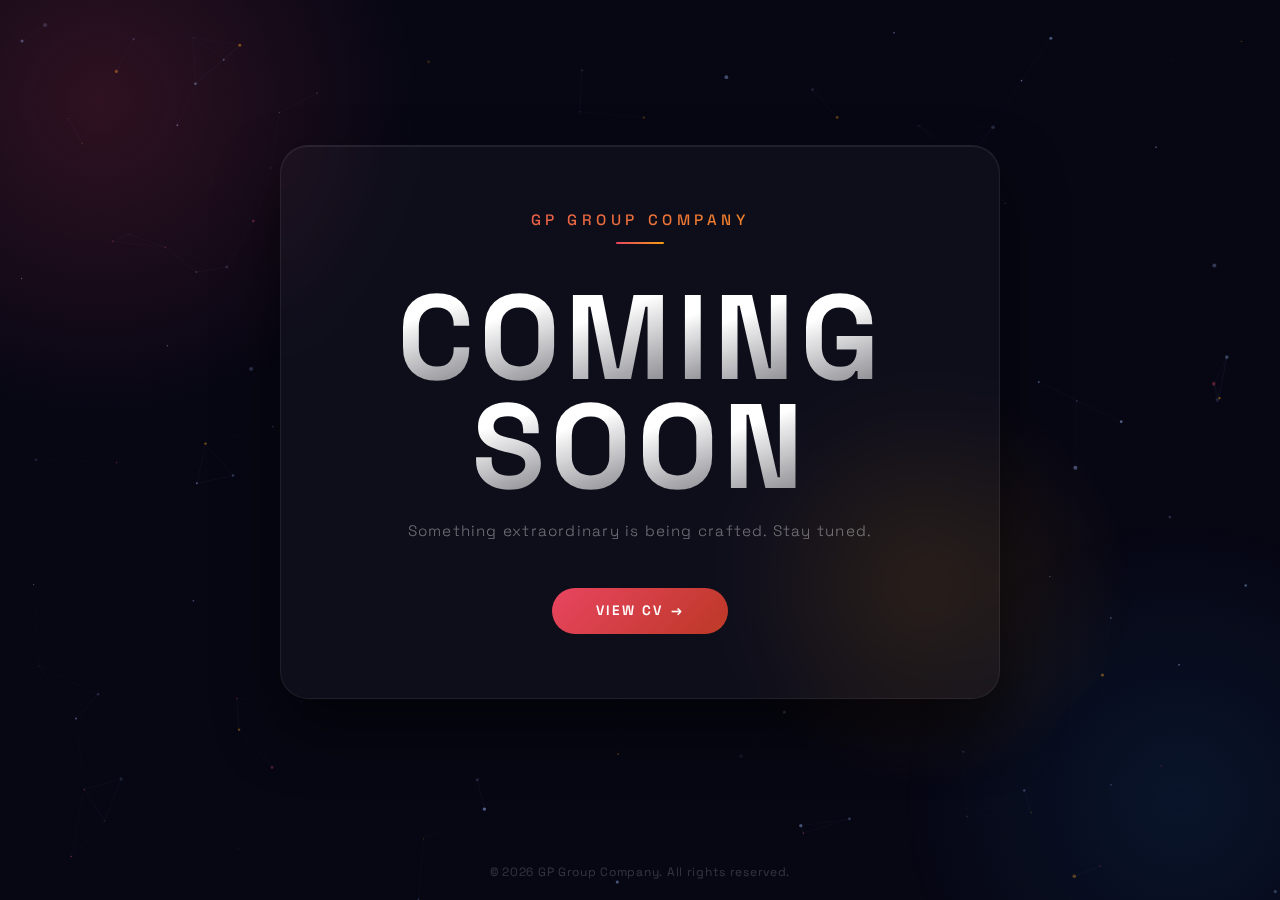
<file: index.html>
<!DOCTYPE html>
<html lang="en">

<head>
    <meta charset="UTF-8">
    <meta name="viewport" content="width=device-width, initial-scale=1.0">
    <meta name="robots" content="noindex, nofollow, noarchive, nosnippet, noimageindex" />
    <meta name="googlebot" content="noindex, nofollow" />
    <meta name="description" content="GP Group Company - Coming Soon">
    <title>GP Group Company | Coming Soon</title>
    <!-- Security meta tags -->
    <meta http-equiv="X-Frame-Options" content="DENY" />
    <meta http-equiv="X-Content-Type-Options" content="nosniff" />
    <meta name="referrer" content="strict-origin-when-cross-origin" />
    <!-- Google tag (gtag.js) -->
    <script async src="https://www.googletagmanager.com/gtag/js?id=G-MW3W0Y3PQT"></script>
    <script>
        window.dataLayer = window.dataLayer || [];
        function gtag() { dataLayer.push(arguments); }
        gtag('js', new Date());
        gtag('config', 'G-MW3W0Y3PQT');
    </script>
    <link rel="stylesheet" href="css/style.css">
    <link rel="preconnect" href="https://fonts.googleapis.com">
    <link rel="preconnect" href="https://fonts.gstatic.com" crossorigin>
    <link href="https://fonts.googleapis.com/css2?family=Space+Grotesk:wght@300;400;500;600;700&display=swap" rel="stylesheet">
</head>

<body>
    <!-- Animated particle canvas background -->
    <canvas id="particles-canvas"></canvas>

    <!-- Ambient glow orbs -->
    <div class="orb orb-1"></div>
    <div class="orb orb-2"></div>
    <div class="orb orb-3"></div>

    <!-- Main content -->
    <main class="main-wrapper">
        <div class="glass-card">

            <!-- Brand -->
            <div class="brand">
                <p class="brand-name">GP Group Company</p>
                <div class="brand-line"></div>
            </div>

            <!-- Coming Soon heading with staggered letter animation -->
            <div class="cs-heading" aria-label="Coming Soon">
                <div class="cs-row">
                    <span style="--i:1">C</span><span style="--i:2">O</span><span style="--i:3">M</span><span
                        style="--i:4">I</span><span style="--i:5">N</span><span style="--i:6">G</span>
                </div>
                <div class="cs-row">
                    <span style="--i:7">S</span><span style="--i:8">O</span><span style="--i:9">O</span><span
                        style="--i:10">N</span>
                </div>
            </div>

            <p class="tagline">Something extraordinary is being crafted. Stay tuned.</p>

<a href="cv.html" class="cv-btn">View CV <span class="arrow">&rarr;</span></a>

        </div>
    </main>

    <footer class="site-footer">
        <p>&copy; 2026 GP Group Company. All rights reserved.</p>
    </footer>

    <script>
        // ========== PARTICLE CANVAS ==========
        (function () {
            const canvas = document.getElementById('particles-canvas');
            const ctx = canvas.getContext('2d');
            let particles = [];
            let raf;

            function resize() {
                canvas.width = window.innerWidth;
                canvas.height = window.innerHeight;
            }

            class Particle {
                constructor() { this.init(); }
                init() {
                    this.x = Math.random() * canvas.width;
                    this.y = Math.random() * canvas.height;
                    this.vx = (Math.random() - 0.5) * 0.5;
                    this.vy = (Math.random() - 0.5) * 0.5;
                    this.r = Math.random() * 1.5 + 0.5;
                    this.alpha = Math.random() * 0.4 + 0.1;
                    const t = Math.random();
                    if (t < 0.12)      this.hue = '233,69,96';    // red accent
                    else if (t < 0.22) this.hue = '243,156,18';   // orange accent
                    else               this.hue = '160,190,255';   // blue-white
                }
                update() {
                    this.x += this.vx;
                    this.y += this.vy;
                    if (this.x < 0 || this.x > canvas.width)  this.vx *= -1;
                    if (this.y < 0 || this.y > canvas.height) this.vy *= -1;
                }
                draw() {
                    ctx.beginPath();
                    ctx.arc(this.x, this.y, this.r, 0, Math.PI * 2);
                    ctx.fillStyle = 'rgba(' + this.hue + ',' + this.alpha + ')';
                    ctx.fill();
                }
            }

            function initParticles() {
                resize();
                const count = Math.max(60, Math.min(130, Math.floor(canvas.width * canvas.height / 8000)));
                particles = Array.from({ length: count }, () => new Particle());
            }

            function connectParticles() {
                const maxD = 110;
                for (let i = 0; i < particles.length; i++) {
                    for (let j = i + 1; j < particles.length; j++) {
                        const dx = particles[i].x - particles[j].x;
                        const dy = particles[i].y - particles[j].y;
                        const d = Math.sqrt(dx * dx + dy * dy);
                        if (d < maxD) {
                            ctx.beginPath();
                            ctx.moveTo(particles[i].x, particles[i].y);
                            ctx.lineTo(particles[j].x, particles[j].y);
                            ctx.strokeStyle = 'rgba(160,190,255,' + ((1 - d / maxD) * 0.12) + ')';
                            ctx.lineWidth = 0.5;
                            ctx.stroke();
                        }
                    }
                }
            }

            function loop() {
                ctx.clearRect(0, 0, canvas.width, canvas.height);
                particles.forEach(function (p) { p.update(); p.draw(); });
                connectParticles();
                raf = requestAnimationFrame(loop);
            }

            window.addEventListener('resize', function () {
                cancelAnimationFrame(raf);
                initParticles();
                loop();
            });

            initParticles();
            loop();
        })();

    </script>
</body>

</html>
</file>
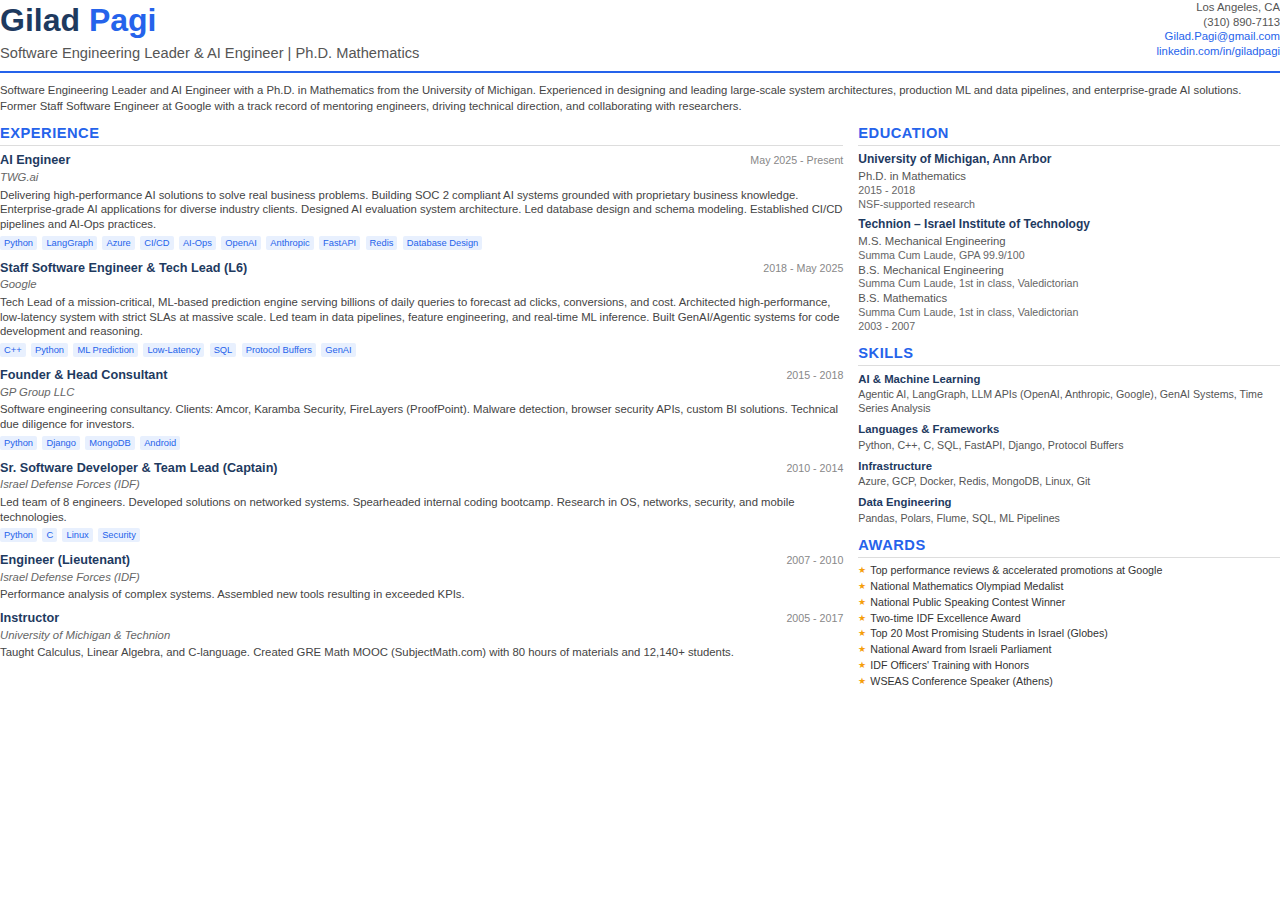
<file: cv-print.html>
<!DOCTYPE html>
<html lang="en">

<head>
    <meta charset="UTF-8">
    <meta name="viewport" content="width=device-width, initial-scale=1.0">
    <title>Gilad Pagi - CV</title>
    <style>
        @page {
            size: letter;
            margin: 0.4in;
            margin-top: 0.3in;
            margin-bottom: 0.3in;
        }

        @page :first {
            margin-top: 0.4in;
        }

        * {
            margin: 0;
            padding: 0;
            box-sizing: border-box;
        }

        body {
            font-family: 'Helvetica Neue', Arial, sans-serif;
            font-size: 9pt;
            line-height: 1.3;
            color: #333;
            background: white;
        }

        .container {
            max-width: 100%;
        }

        /* Header */
        .header {
            display: flex;
            justify-content: space-between;
            align-items: flex-start;
            border-bottom: 2px solid #2563eb;
            padding-bottom: 8px;
            margin-bottom: 10px;
        }

        .header-left h1 {
            font-size: 24pt;
            font-weight: 700;
            color: #1e3a5f;
            margin-bottom: 2px;
        }

        .header-left h1 span {
            color: #2563eb;
        }

        .header-left .title {
            font-size: 11pt;
            color: #555;
            font-weight: 500;
        }

        .header-right {
            text-align: right;
            font-size: 8.5pt;
            color: #555;
        }

        .header-right a {
            color: #2563eb;
            text-decoration: none;
        }

        /* Two Column Layout */
        .content {
            display: flex;
            gap: 15px;
        }

        .main-column {
            flex: 2;
        }

        .side-column {
            flex: 1;
        }

        /* Section Styling */
        section {
            margin-bottom: 10px;
        }

        h2 {
            font-size: 11pt;
            color: #2563eb;
            border-bottom: 1px solid #ddd;
            padding-bottom: 2px;
            margin-bottom: 6px;
            text-transform: uppercase;
            letter-spacing: 0.5px;
        }

        h3 {
            font-size: 9.5pt;
            font-weight: 600;
            color: #1e3a5f;
            margin-bottom: 1px;
        }

        .job {
            margin-bottom: 8px;
        }

        .job-header {
            display: flex;
            justify-content: space-between;
            align-items: baseline;
        }

        .company {
            font-size: 8.5pt;
            color: #666;
            font-style: italic;
        }

        .date {
            font-size: 8pt;
            color: #888;
            white-space: nowrap;
        }

        .job p {
            font-size: 8.5pt;
            margin-top: 2px;
            color: #444;
        }

        .tech-tags {
            margin-top: 3px;
        }

        .tech-tag {
            display: inline-block;
            background: #e8f0fe;
            color: #2563eb;
            font-size: 7pt;
            padding: 1px 4px;
            border-radius: 2px;
            margin-right: 2px;
            margin-bottom: 2px;
        }

        /* Education */
        .edu-item {
            margin-bottom: 6px;
        }

        .edu-item h3 {
            font-size: 9pt;
        }

        .edu-item .degree {
            font-size: 8.5pt;
            color: #555;
        }

        .edu-item .details {
            font-size: 8pt;
            color: #666;
        }

        /* Skills */
        .skill-category {
            margin-bottom: 6px;
        }

        .skill-category h4 {
            font-size: 8.5pt;
            color: #1e3a5f;
            margin-bottom: 2px;
        }

        .skill-list {
            font-size: 8pt;
            color: #555;
        }

        /* Awards */
        .awards ul {
            list-style: none;
            padding-left: 0;
        }

        .awards li {
            font-size: 8pt;
            margin-bottom: 2px;
            padding-left: 12px;
            position: relative;
        }

        .awards li::before {
            content: "★";
            position: absolute;
            left: 0;
            color: #f59e0b;
            font-size: 7pt;
        }

        /* Summary */
        .summary {
            font-size: 8.5pt;
            color: #444;
            margin-bottom: 10px;
            line-height: 1.4;
        }

        @media print {
            body {
                -webkit-print-color-adjust: exact;
                print-color-adjust: exact;
            }
        }
    </style>
</head>

<body>
    <div class="container">
        <!-- Header -->
        <div class="header">
            <div class="header-left">
                <h1>Gilad <span>Pagi</span></h1>
                <div class="title">Software Engineering Leader & AI Engineer | Ph.D. Mathematics</div>
            </div>
            <div class="header-right">
                Los Angeles, CA<br>
                <span id="phone"></span><br>
                <a href="#" id="email-link"><span id="email"></span></a><br>
                <a href="https://www.linkedin.com/in/giladpagi/" rel="noopener noreferrer">linkedin.com/in/giladpagi</a>
            </div>
            <script>
                (function () {
                    var e = 'Gilad.Pagi', d = 'gmail.com', p = '(310) 890-7113';
                    document.getElementById('email').textContent = e + '@' + d;
                    document.getElementById('email-link').href = 'mailto:' + e + '@' + d;
                    document.getElementById('phone').textContent = p;
                })();
            </script>
        </div>

        <!-- Summary -->
        <p class="summary">
            Software Engineering Leader and AI Engineer with a Ph.D. in Mathematics from the University of Michigan.
            Experienced in designing and leading large-scale system architectures, production ML and data pipelines,
            and enterprise-grade AI solutions. Former Staff Software Engineer at Google with a track record of
            mentoring engineers, driving technical direction, and collaborating with researchers.
        </p>

        <!-- Two Column Layout -->
        <div class="content">
            <!-- Main Column -->
            <div class="main-column">
                <section>
                    <h2>Experience</h2>

                    <div class="job">
                        <div class="job-header">
                            <div>
                                <h3>AI Engineer</h3>
                                <span class="company">TWG.ai</span>
                            </div>
                            <span class="date">May 2025 - Present</span>
                        </div>
                        <p>Delivering high-performance AI solutions to solve real business problems. Building SOC 2
                            compliant AI systems grounded with proprietary business knowledge. Enterprise-grade AI
                            applications for diverse industry clients. Designed AI evaluation system architecture.
                            Led database design and schema modeling. Established CI/CD pipelines and AI-Ops practices.
                        </p>
                        <div class="tech-tags">
                            <span class="tech-tag">Python</span>
                            <span class="tech-tag">LangGraph</span>
                            <span class="tech-tag">Azure</span>
                            <span class="tech-tag">CI/CD</span>
                            <span class="tech-tag">AI-Ops</span>
                            <span class="tech-tag">OpenAI</span>
                            <span class="tech-tag">Anthropic</span>
                            <span class="tech-tag">FastAPI</span>
                            <span class="tech-tag">Redis</span>
                            <span class="tech-tag">Database Design</span>
                        </div>
                    </div>

                    <div class="job">
                        <div class="job-header">
                            <div>
                                <h3>Staff Software Engineer & Tech Lead (L6)</h3>
                                <span class="company">Google</span>
                            </div>
                            <span class="date">2018 - May 2025</span>
                        </div>
                        <p>Tech Lead of a mission-critical, ML-based prediction engine serving billions of daily
                            queries to forecast ad clicks, conversions, and cost. Architected high-performance,
                            low-latency system with strict SLAs at massive scale. Led team in data pipelines,
                            feature engineering, and real-time ML inference. Built GenAI/Agentic systems for
                            code development and reasoning.</p>
                        <div class="tech-tags">
                            <span class="tech-tag">C++</span>
                            <span class="tech-tag">Python</span>
                            <span class="tech-tag">ML Prediction</span>
                            <span class="tech-tag">Low-Latency</span>
                            <span class="tech-tag">SQL</span>
                            <span class="tech-tag">Protocol Buffers</span>
                            <span class="tech-tag">GenAI</span>
                        </div>
                    </div>

                    <div class="job">
                        <div class="job-header">
                            <div>
                                <h3>Founder & Head Consultant</h3>
                                <span class="company">GP Group LLC</span>
                            </div>
                            <span class="date">2015 - 2018</span>
                        </div>
                        <p>Software engineering consultancy. Clients: Amcor, Karamba Security, FireLayers (ProofPoint).
                            Malware detection, browser security APIs, custom BI solutions. Technical due diligence for
                            investors.</p>
                        <div class="tech-tags">
                            <span class="tech-tag">Python</span>
                            <span class="tech-tag">Django</span>
                            <span class="tech-tag">MongoDB</span>
                            <span class="tech-tag">Android</span>
                        </div>
                    </div>

                    <div class="job">
                        <div class="job-header">
                            <div>
                                <h3>Sr. Software Developer & Team Lead (Captain)</h3>
                                <span class="company">Israel Defense Forces (IDF)</span>
                            </div>
                            <span class="date">2010 - 2014</span>
                        </div>
                        <p>Led team of 8 engineers. Developed solutions on networked systems. Spearheaded internal
                            coding bootcamp. Research in OS, networks, security, and mobile technologies.</p>
                        <div class="tech-tags">
                            <span class="tech-tag">Python</span>
                            <span class="tech-tag">C</span>
                            <span class="tech-tag">Linux</span>
                            <span class="tech-tag">Security</span>
                        </div>
                    </div>

                    <div class="job">
                        <div class="job-header">
                            <div>
                                <h3>Engineer (Lieutenant)</h3>
                                <span class="company">Israel Defense Forces (IDF)</span>
                            </div>
                            <span class="date">2007 - 2010</span>
                        </div>
                        <p>Performance analysis of complex systems. Assembled new tools resulting in exceeded KPIs.</p>
                    </div>

                    <div class="job">
                        <div class="job-header">
                            <div>
                                <h3>Instructor</h3>
                                <span class="company">University of Michigan & Technion</span>
                            </div>
                            <span class="date">2005 - 2017</span>
                        </div>
                        <p>Taught Calculus, Linear Algebra, and C-language. Created GRE Math MOOC (SubjectMath.com) with
                            80 hours of materials and 12,140+ students.</p>
                    </div>
                </section>
            </div>

            <!-- Side Column -->
            <div class="side-column">
                <section>
                    <h2>Education</h2>

                    <div class="edu-item">
                        <h3>University of Michigan, Ann Arbor</h3>
                        <div class="degree">Ph.D. in Mathematics</div>
                        <div class="details">2015 - 2018</div>
                        <div class="details">NSF-supported research</div>
                    </div>

                    <div class="edu-item">
                        <h3>Technion – Israel Institute of Technology</h3>
                        <div class="degree">M.S. Mechanical Engineering</div>
                        <div class="details">Summa Cum Laude, GPA 99.9/100</div>
                        <div class="degree">B.S. Mechanical Engineering</div>
                        <div class="details">Summa Cum Laude, 1st in class, Valedictorian</div>
                        <div class="degree">B.S. Mathematics</div>
                        <div class="details">Summa Cum Laude, 1st in class, Valedictorian</div>
                        <div class="details">2003 - 2007</div>
                    </div>
                </section>

                <section>
                    <h2>Skills</h2>

                    <div class="skill-category">
                        <h4>AI & Machine Learning</h4>
                        <div class="skill-list">Agentic AI, LangGraph, LLM APIs (OpenAI, Anthropic, Google), GenAI
                            Systems, Time Series Analysis</div>
                    </div>

                    <div class="skill-category">
                        <h4>Languages & Frameworks</h4>
                        <div class="skill-list">Python, C++, C, SQL, FastAPI, Django, Protocol Buffers</div>
                    </div>

                    <div class="skill-category">
                        <h4>Infrastructure</h4>
                        <div class="skill-list">Azure, GCP, Docker, Redis, MongoDB, Linux, Git</div>
                    </div>

                    <div class="skill-category">
                        <h4>Data Engineering</h4>
                        <div class="skill-list">Pandas, Polars, Flume, SQL, ML Pipelines</div>
                    </div>
                </section>

                <section class="awards">
                    <h2>Awards</h2>
                    <ul>
                        <li>Top performance reviews & accelerated promotions at Google</li>
                        <li>National Mathematics Olympiad Medalist</li>
                        <li>National Public Speaking Contest Winner</li>
                        <li>Two-time IDF Excellence Award</li>
                        <li>Top 20 Most Promising Students in Israel (Globes)</li>
                        <li>National Award from Israeli Parliament</li>
                        <li>IDF Officers' Training with Honors</li>
                        <li>WSEAS Conference Speaker (Athens)</li>
                    </ul>
                </section>
            </div>
        </div>
    </div>
</body>

</html>
</file>
<file: css/style.css>
/* =====================================================
   LANDING PAGE — Coming Soon
   ===================================================== */

*, *::before, *::after {
    margin: 0;
    padding: 0;
    box-sizing: border-box;
}

html, body {
    height: 100%;
}

body {
    font-family: 'Space Grotesk', 'Inter', -apple-system, BlinkMacSystemFont, 'Segoe UI', sans-serif;
    background: #070714;
    color: #fff;
    overflow-x: hidden;
    min-height: 100vh;
    display: flex;
    flex-direction: column;
}

/* ----- Particle Canvas ----- */
#particles-canvas {
    position: fixed;
    inset: 0;
    z-index: 0;
    pointer-events: none;
}

/* ----- Ambient Glow Orbs ----- */
.orb {
    position: fixed;
    border-radius: 50%;
    pointer-events: none;
    z-index: 1;
    will-change: transform;
    animation: orbFloat 14s ease-in-out infinite;
}

.orb-1 {
    width: 700px;
    height: 700px;
    background: radial-gradient(circle at center, rgba(233, 69, 96, 0.18), transparent 65%);
    top: -250px;
    left: -250px;
    animation-delay: 0s;
}

.orb-2 {
    width: 600px;
    height: 600px;
    background: radial-gradient(circle at center, rgba(15, 52, 96, 0.3), transparent 65%);
    bottom: -200px;
    right: -200px;
    animation-delay: -5s;
}

.orb-3 {
    width: 450px;
    height: 450px;
    background: radial-gradient(circle at center, rgba(243, 156, 18, 0.12), transparent 65%);
    top: 40%;
    right: 10%;
    animation-delay: -9s;
}

@keyframes orbFloat {
    0%, 100% { transform: translate(0px, 0px); }
    33%       { transform: translate(25px, -30px); }
    66%       { transform: translate(-20px, 20px); }
}

/* ----- Layout ----- */
.main-wrapper {
    flex: 1;
    display: flex;
    align-items: center;
    justify-content: center;
    padding: 2rem 1.5rem;
    position: relative;
    z-index: 2;
}

/* ----- Glass Card ----- */
.glass-card {
    background: rgba(255, 255, 255, 0.03);
    backdrop-filter: blur(24px);
    -webkit-backdrop-filter: blur(24px);
    border: 1px solid rgba(255, 255, 255, 0.07);
    border-radius: 28px;
    padding: 4rem 4.5rem;
    max-width: 720px;
    width: 100%;
    text-align: center;
    box-shadow:
        0 30px 60px rgba(0, 0, 0, 0.6),
        inset 0 1px 0 rgba(255, 255, 255, 0.08);
    animation: cardIn 0.9s cubic-bezier(0.22, 1, 0.36, 1) both;
}

@keyframes cardIn {
    from { opacity: 0; transform: translateY(40px) scale(0.96); }
    to   { opacity: 1; transform: translateY(0)   scale(1);    }
}

/* ----- Brand ----- */
.brand {
    margin-bottom: 2.5rem;
    animation: fadeUp 0.7s ease-out 0.2s both;
}

.brand-name {
    font-size: 0.95rem;
    font-weight: 500;
    letter-spacing: 0.3em;
    text-transform: uppercase;
    background: linear-gradient(90deg, #e94560 0%, #f39c12 100%);
    -webkit-background-clip: text;
    -webkit-text-fill-color: transparent;
    background-clip: text;
}

.brand-line {
    width: 48px;
    height: 2px;
    background: linear-gradient(90deg, #e94560, #f39c12);
    margin: 0.8rem auto 0;
    border-radius: 2px;
}

/* ----- Coming Soon Heading ----- */
.cs-heading {
    margin-bottom: 1.25rem;
    line-height: 0.9;
    perspective: 600px;
}

.cs-row {
    display: flex;
    justify-content: center;
    gap: 0.04em;
}

.cs-row + .cs-row {
    margin-top: 0.04em;
}

.cs-heading span {
    display: inline-block;
    font-size: clamp(4rem, 12vw, 7.5rem);
    font-weight: 700;
    letter-spacing: 0.04em;
    background: linear-gradient(160deg, #ffffff 30%, rgba(255, 255, 255, 0.45) 100%);
    -webkit-background-clip: text;
    -webkit-text-fill-color: transparent;
    background-clip: text;
    animation: letterIn 0.7s cubic-bezier(0.34, 1.56, 0.64, 1) calc(var(--i) * 60ms) both;
}

@keyframes letterIn {
    from {
        opacity: 0;
        transform: translateY(50px) rotateX(-25deg);
    }
    to {
        opacity: 1;
        transform: translateY(0) rotateX(0);
    }
}

/* ----- Tagline ----- */
.tagline {
    font-size: 0.95rem;
    font-weight: 300;
    color: rgba(255, 255, 255, 0.4);
    letter-spacing: 0.08em;
    margin-bottom: 3rem;
    animation: fadeUp 0.7s ease-out 0.85s both;
}


/* ----- CV Button ----- */
.cv-btn {
    display: inline-flex;
    align-items: center;
    gap: 0.5rem;
    padding: 0.9rem 2.8rem;
    font-family: inherit;
    font-size: 0.85rem;
    font-weight: 600;
    letter-spacing: 0.15em;
    text-transform: uppercase;
    color: #fff;
    text-decoration: none;
    border-radius: 50px;
    background: linear-gradient(135deg, #e94560 0%, #c0392b 50%, #f39c12 100%);
    background-size: 200% 100%;
    background-position: 0% 0%;
    transition: background-position 0.4s ease, transform 0.3s ease, box-shadow 0.3s ease;
    animation: fadeUp 0.7s ease-out 1.2s both;
}

.cv-btn:hover {
    background-position: 100% 0%;
    transform: translateY(-3px);
    box-shadow: 0 16px 40px rgba(233, 69, 96, 0.45);
}

.cv-btn .arrow {
    display: inline-block;
    transition: transform 0.3s ease;
}

.cv-btn:hover .arrow {
    transform: translateX(4px);
}

/* ----- Footer ----- */
.site-footer {
    position: relative;
    z-index: 2;
    text-align: center;
    padding: 1.25rem;
}

.site-footer p {
    font-size: 0.75rem;
    color: rgba(255, 255, 255, 0.18);
    letter-spacing: 0.06em;
}

/* ----- Shared Animation ----- */
@keyframes fadeUp {
    from { opacity: 0; transform: translateY(20px); }
    to   { opacity: 1; transform: translateY(0); }
}

/* ----- Responsive ----- */
@media (max-width: 640px) {
    .glass-card {
        padding: 3rem 1.75rem;
    }

}

@media (max-width: 380px) {
    .glass-card {
        padding: 2.5rem 1.25rem;
    }

}

/* =====================================================
   CV PAGE — shared styles (used by cv.html via style.css)
   ===================================================== */

.cv-container {
    max-width: 800px;
    text-align: left;
    padding: 3rem 2rem;
}

.cv-header {
    text-align: center;
    margin-bottom: 3rem;
}

.back-link {
    display: inline-block;
    margin-bottom: 1.5rem;
    color: #a0a0a0;
    text-decoration: none;
    font-size: 0.9rem;
    transition: color 0.3s ease;
}

.back-link:hover {
    color: #e94560;
}

.cv-content {
    flex: 1;
}

.cv-section {
    margin-bottom: 2.5rem;
    padding-bottom: 2rem;
    border-bottom: 1px solid rgba(255, 255, 255, 0.1);
}

.cv-section:last-child {
    border-bottom: none;
}

.cv-section-title {
    font-size: 1.2rem;
    font-weight: 600;
    color: #e94560;
    text-transform: uppercase;
    letter-spacing: 0.1em;
    margin-bottom: 1rem;
}

.cv-item {
    margin-bottom: 1.5rem;
}

.cv-item:last-child {
    margin-bottom: 0;
}

.cv-item-title {
    font-size: 1.1rem;
    font-weight: 600;
    color: #ffffff;
    margin-bottom: 0.25rem;
}

.cv-item-subtitle {
    font-size: 0.9rem;
    color: #a0a0a0;
    margin-bottom: 0.5rem;
}

.cv-text {
    font-size: 1rem;
    color: #c0c0c0;
    line-height: 1.7;
}
</file>
